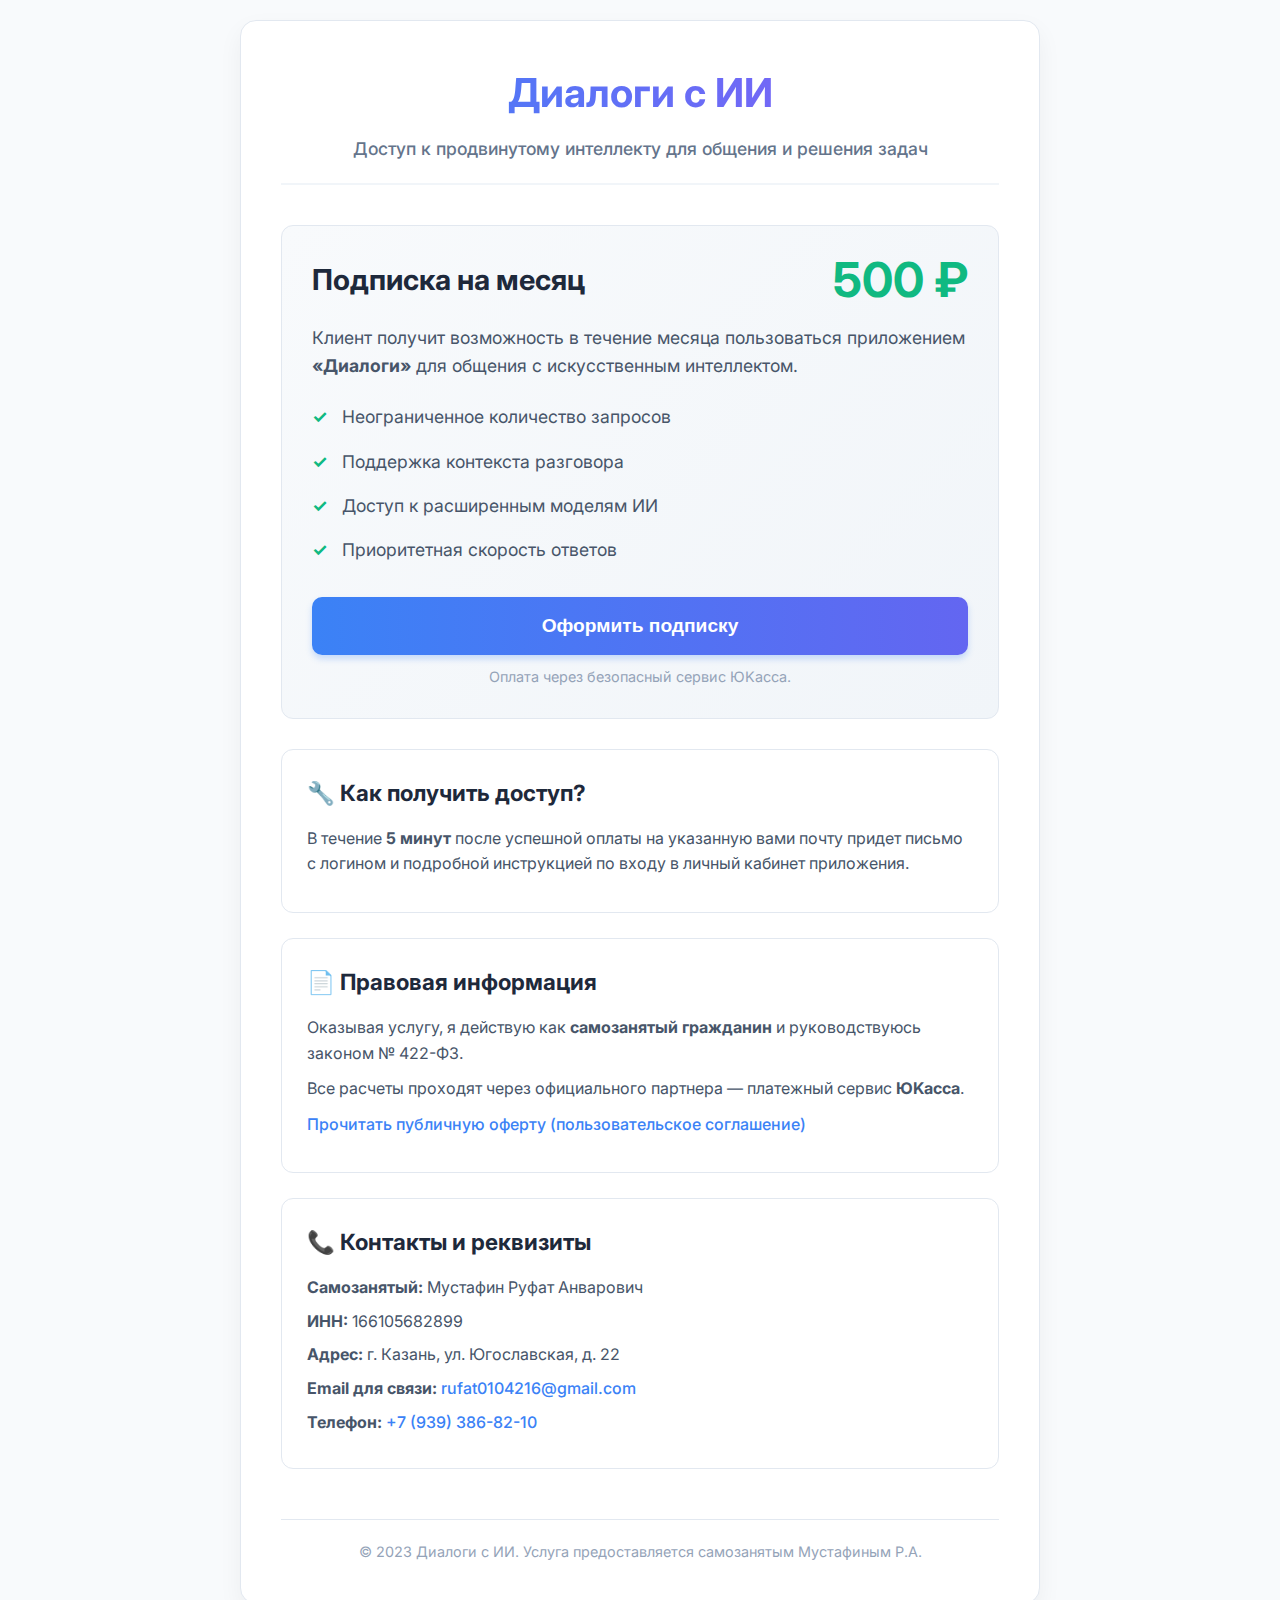
<file: index.html>
<!DOCTYPE html>
<html lang="ru">
<head>
    <meta charset="UTF-8">
    <meta name="viewport" content="width=device-width, initial-scale=1.0">
    <title>Диалоги с ИИ - Подписка</title>
    <link rel="stylesheet" href="style.css">
    <link rel="preconnect" href="https://fonts.googleapis.com">
    <link rel="preconnect" href="https://fonts.gstatic.com" crossorigin>
    <link href="https://fonts.googleapis.com/css2?family=Inter:wght@400;500;600;700&display=swap" rel="stylesheet">
    <link rel="icon" type="image/x-icon" href="https://img.icons8.com/color/96/000000/chatbot.png">
</head>
<body>
    <div class="container">
        <header>
            <h1>Диалоги с ИИ</h1>
            <p class="tagline">Доступ к продвинутому интеллекту для общения и решения задач</p>
        </header>

        <main>
            <section class="product-card">
                <div class="product-header">
                    <h2>Подписка на месяц</h2>
                    <div class="price">500 ₽</div>
                </div>
                <div class="product-description">
                    <p>Клиент получит возможность в течение месяца пользоваться приложением <strong>«Диалоги»</strong> для общения с искусственным интеллектом.</p>
                    <ul>
                        <li>Неограниченное количество запросов</li>
                        <li>Поддержка контекста разговора</li>
                        <li>Доступ к расширенным моделям ИИ</li>
                        <li>Приоритетная скорость ответов</li>
                    </ul>
                </div>
                <!-- Кнопка станет активной после подключения ЮKассы к вашему бэкенду -->
                <button id="buyButton" class="buy-button" onclick="alert('Оплата временно недоступна. Ведутся технические работы. Скоро всё заработает!');">Оформить подписку</button>
                <p class="hint">Оплата через безопасный сервис ЮKасса.</p>
            </section>

            <section class="info-section">
                <h3>🔧 Как получить доступ?</h3>
                <p>В течение <strong>5 минут</strong> после успешной оплаты на указанную вами почту придет письмо с логином и подробной инструкцией по входу в личный кабинет приложения.</p>
            </section>

            <section class="info-section">
                <h3>📄 Правовая информация</h3>
                <p>Оказывая услугу, я действую как <strong>самозанятый гражданин</strong> и руководствуюсь законом № 422-ФЗ.</p>
                <p>Все расчеты проходят через официального партнера — платежный сервис <strong>ЮKасса</strong>.</p>
                <p><a href="oferta.html" target="_blank">Прочитать публичную оферту (пользовательское соглашение)</a></p>
            </section>

            <section class="info-section">
                <h3>📞 Контакты и реквизиты</h3>
                <div class="contacts">
                    <p><strong>Самозанятый:</strong> Мустафин Руфат Анварович</p>
                    <p><strong>ИНН:</strong> 166105682899</p>
                    <p><strong>Адрес:</strong> г. Казань, ул. Югославская, д. 22</p>
                    <p><strong>Email для связи:</strong> <a href="mailto:rufat0104216@gmail.com">rufat0104216@gmail.com</a></p>
                    <p><strong>Телефон:</strong> <a href="tel:+79393868210">+7 (939) 386-82-10</a></p>
                </div>
            </section>
        </main>

        <footer>
            <p>© 2023 Диалоги с ИИ. Услуга предоставляется самозанятым Мустафиным Р.А.</p>
        </footer>
    </div>
    <script>
        // Простой скрипт для имитации процесса оплаты (заглушка)
        document.getElementById('buyButton').addEventListener('click', function() {
            // В будущем здесь будет redirect на ваш бэкенд или страницу оплаты
            // Например: window.location.href = '/api/create-payment';
        });
    </script>
</body>
</html>
</file>
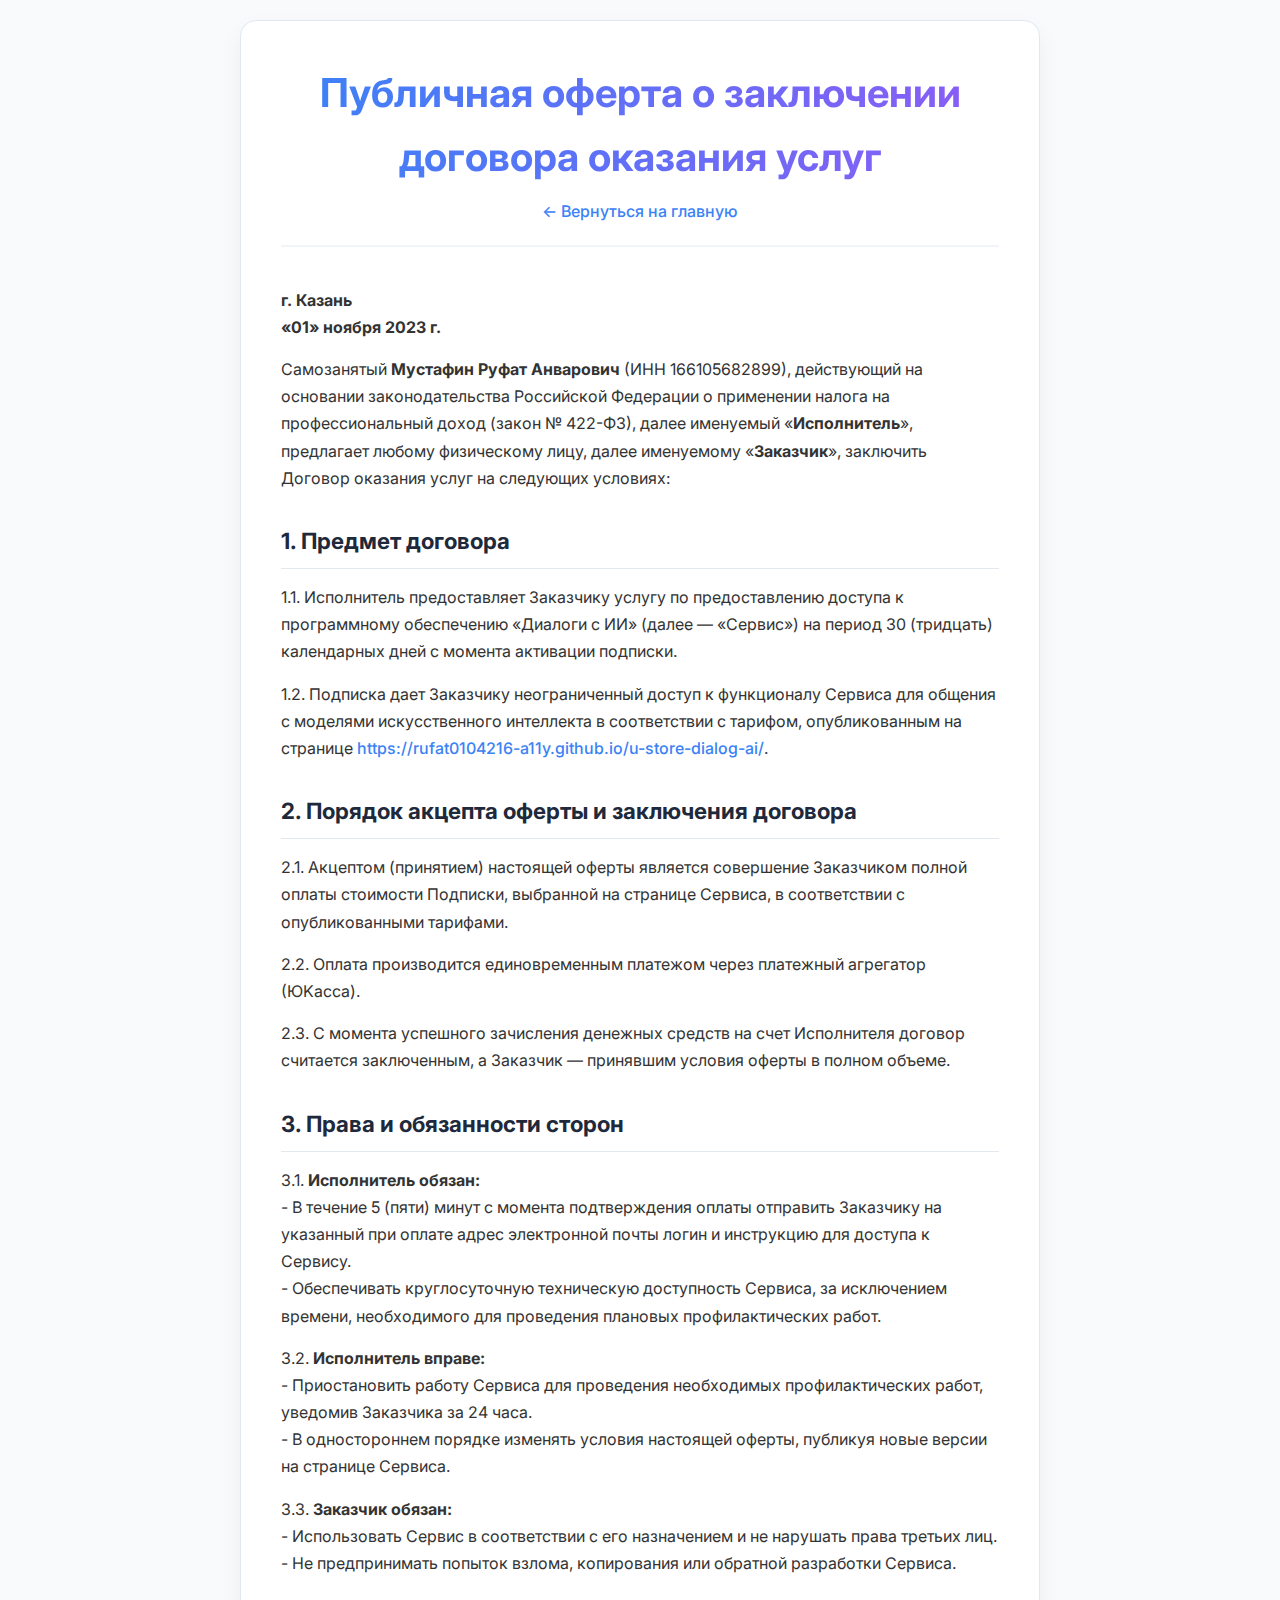
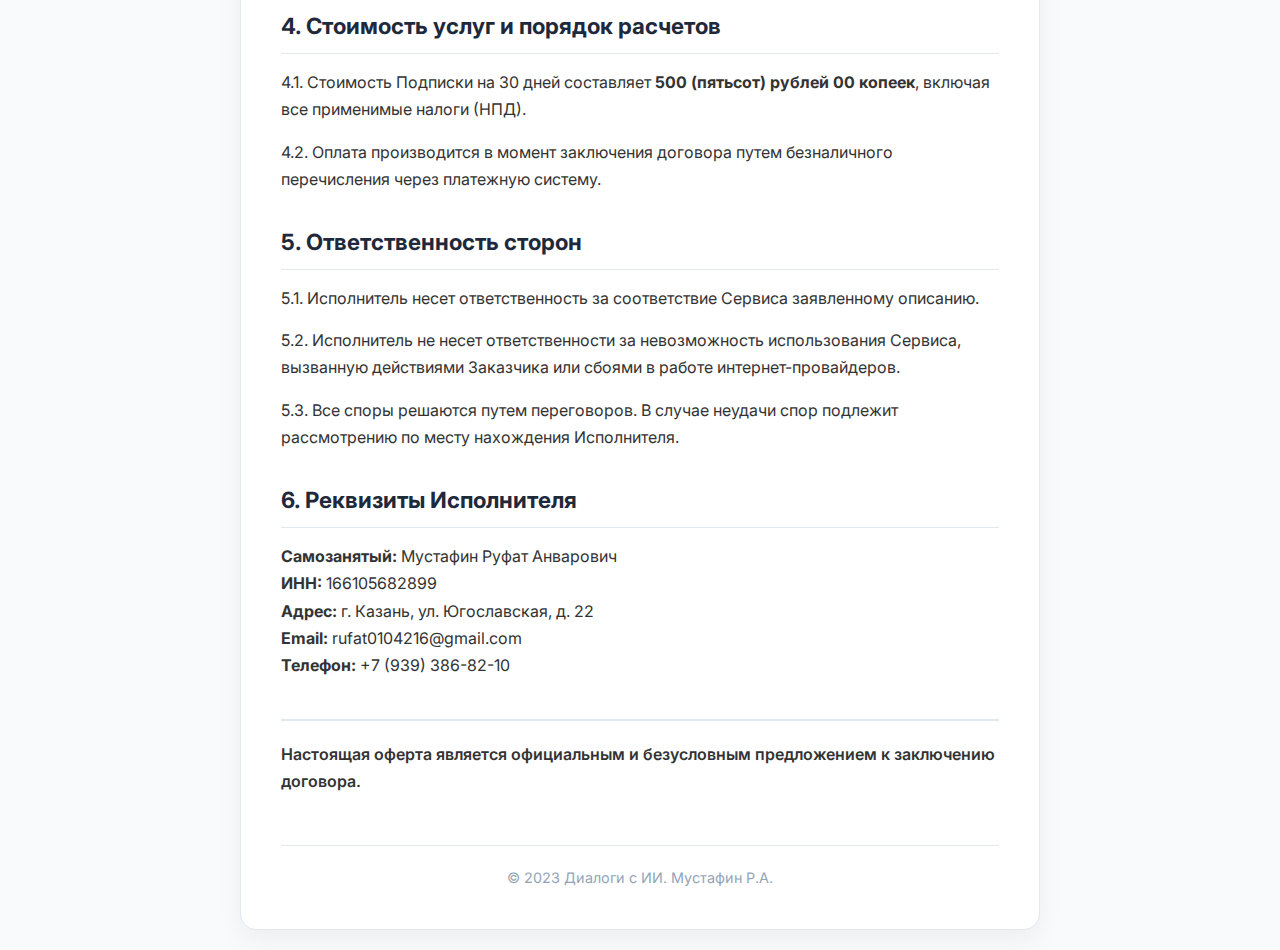
<file: oferta.html>
<!DOCTYPE html>
<html lang="ru">
<head>
    <meta charset="UTF-8">
    <meta name="viewport" content="width=device-width, initial-scale=1.0">
    <title>Публичная оферта - Диалоги с ИИ</title>
    <link rel="stylesheet" href="style.css">
    <link rel="preconnect" href="https://fonts.googleapis.com">
    <link rel="preconnect" href="https://fonts.gstatic.com" crossorigin>
    <link href="https://fonts.googleapis.com/css2?family=Inter:wght@400;500;600;700&display=swap" rel="stylesheet">
    <link rel="icon" type="image/x-icon" href="https://img.icons8.com/color/96/000000/chatbot.png">
</head>
<body>
    <div class="container">
        <header>
            <h1>Публичная оферта о заключении договора оказания услуг</h1>
            <a href="index.html">← Вернуться на главную</a>
        </header>

        <main class="legal-text">
            <p><strong>г. Казань</strong><br>
            <strong>«01» ноября 2023 г.</strong></p>

            <p>Самозанятый <strong>Мустафин Руфат Анварович</strong> (ИНН 166105682899), действующий на основании законодательства Российской Федерации о применении налога на профессиональный доход (закон № 422-ФЗ), далее именуемый «<strong>Исполнитель</strong>», предлагает любому физическому лицу, далее именуемому «<strong>Заказчик</strong>», заключить Договор оказания услуг на следующих условиях:</p>

            <h2>1. Предмет договора</h2>
            <p>1.1. Исполнитель предоставляет Заказчику услугу по предоставлению доступа к программному обеспечению «Диалоги с ИИ» (далее — «Сервис») на период 30 (тридцать) календарных дней с момента активации подписки.</p>
            <p>1.2. Подписка дает Заказчику неограниченный доступ к функционалу Сервиса для общения с моделями искусственного интеллекта в соответствии с тарифом, опубликованным на странице <a href="index.html">https://rufat0104216-a11y.github.io/u-store-dialog-ai/</a>.</p>

            <h2>2. Порядок акцепта оферты и заключения договора</h2>
            <p>2.1. Акцептом (принятием) настоящей оферты является совершение Заказчиком полной оплаты стоимости Подписки, выбранной на странице Сервиса, в соответствии с опубликованными тарифами.</p>
            <p>2.2. Оплата производится единовременным платежом через платежный агрегатор (ЮKасса).</p>
            <p>2.3. С момента успешного зачисления денежных средств на счет Исполнителя договор считается заключенным, а Заказчик — принявшим условия оферты в полном объеме.</p>

            <h2>3. Права и обязанности сторон</h2>
            <p>3.1. <strong>Исполнитель обязан:</strong><br>
            - В течение 5 (пяти) минут с момента подтверждения оплаты отправить Заказчику на указанный при оплате адрес электронной почты логин и инструкцию для доступа к Сервису.<br>
            - Обеспечивать круглосуточную техническую доступность Сервиса, за исключением времени, необходимого для проведения плановых профилактических работ.</p>
            <p>3.2. <strong>Исполнитель вправе:</strong><br>
            - Приостановить работу Сервиса для проведения необходимых профилактических работ, уведомив Заказчика за 24 часа.<br>
            - В одностороннем порядке изменять условия настоящей оферты, публикуя новые версии на странице Сервиса.</p>
            <p>3.3. <strong>Заказчик обязан:</strong><br>
            - Использовать Сервис в соответствии с его назначением и не нарушать права третьих лиц.<br>
            - Не предпринимать попыток взлома, копирования или обратной разработки Сервиса.</p>

            <h2>4. Стоимость услуг и порядок расчетов</h2>
            <p>4.1. Стоимость Подписки на 30 дней составляет <strong>500 (пятьсот) рублей 00 копеек</strong>, включая все применимые налоги (НПД).</p>
            <p>4.2. Оплата производится в момент заключения договора путем безналичного перечисления через платежную систему.</p>

            <h2>5. Ответственность сторон</h2>
            <p>5.1. Исполнитель несет ответственность за соответствие Сервиса заявленному описанию.</p>
            <p>5.2. Исполнитель не несет ответственности за невозможность использования Сервиса, вызванную действиями Заказчика или сбоями в работе интернет-провайдеров.</p>
            <p>5.3. Все споры решаются путем переговоров. В случае неудачи спор подлежит рассмотрению по месту нахождения Исполнителя.</p>

            <h2>6. Реквизиты Исполнителя</h2>
            <p><strong>Самозанятый:</strong> Мустафин Руфат Анварович<br>
            <strong>ИНН:</strong> 166105682899<br>
            <strong>Адрес:</strong> г. Казань, ул. Югославская, д. 22<br>
            <strong>Email:</strong> rufat0104216@gmail.com<br>
            <strong>Телефон:</strong> +7 (939) 386-82-10</p>

            <p class="signature">Настоящая оферта является официальным и безусловным предложением к заключению договора.</p>
        </main>

        <footer>
            <p>© 2023 Диалоги с ИИ. Мустафин Р.А.</p>
        </footer>
    </div>
</body>
</html>
</file>
<file: style.css>
/* style.css */
* {
    margin: 0;
    padding: 0;
    box-sizing: border-box;
}

body {
    font-family: 'Inter', sans-serif;
    line-height: 1.6;
    color: #333;
    background-color: #f8fafc;
    padding: 20px;
    max-width: 100%;
}

.container {
    max-width: 800px;
    margin: 0 auto;
    background-color: #fff;
    border-radius: 16px;
    box-shadow: 0 10px 25px rgba(0, 0, 0, 0.05);
    padding: 40px;
    border: 1px solid #e2e8f0;
}

/* Шапка */
header {
    text-align: center;
    margin-bottom: 40px;
    padding-bottom: 20px;
    border-bottom: 2px solid #f1f5f9;
}

h1 {
    font-size: 2.5rem;
    font-weight: 700;
    color: #1e293b;
    margin-bottom: 10px;
    background: linear-gradient(90deg, #3b82f6, #8b5cf6);
    -webkit-background-clip: text;
    background-clip: text;
    color: transparent;
}

.tagline {
    font-size: 1.1rem;
    color: #64748b;
    font-weight: 500;
}

/* Карточка товара */
.product-card {
    background: linear-gradient(135deg, #f8fafc 0%, #f1f5f9 100%);
    border-radius: 12px;
    padding: 30px;
    margin-bottom: 30px;
    border: 1px solid #e2e8f0;
}

.product-header {
    display: flex;
    justify-content: space-between;
    align-items: center;
    margin-bottom: 20px;
    flex-wrap: wrap;
    gap: 15px;
}

.product-header h2 {
    font-size: 1.8rem;
    color: #1e293b;
}

.price {
    font-size: 3rem;
    font-weight: 700;
    color: #10b981;
    line-height: 1;
}

.product-description {
    font-size: 1.1rem;
    color: #475569;
    margin-bottom: 25px;
}

.product-description ul {
    list-style-type: none;
    margin-top: 15px;
    padding-left: 0;
}

.product-description li {
    padding: 8px 0;
    padding-left: 30px;
    position: relative;
}

.product-description li:before {
    content: '✓';
    position: absolute;
    left: 0;
    color: #10b981;
    font-weight: bold;
}

/* Кнопка */
.buy-button {
    display: block;
    width: 100%;
    padding: 18px;
    background: linear-gradient(90deg, #3b82f6, #6366f1);
    color: white;
    border: none;
    border-radius: 10px;
    font-size: 1.2rem;
    font-weight: 600;
    cursor: pointer;
    transition: all 0.3s ease;
    box-shadow: 0 4px 6px rgba(59, 130, 246, 0.25);
    margin-bottom: 10px;
}

.buy-button:hover {
    background: linear-gradient(90deg, #2563eb, #4f46e5);
    transform: translateY(-2px);
    box-shadow: 0 6px 12px rgba(59, 130, 246, 0.3);
}

.hint {
    text-align: center;
    font-size: 0.9rem;
    color: #94a3b8;
}

/* Информационные блоки */
.info-section {
    background-color: #fff;
    border-radius: 12px;
    padding: 25px;
    margin-bottom: 25px;
    border: 1px solid #e2e8f0;
}

.info-section h3 {
    font-size: 1.4rem;
    color: #1e293b;
    margin-bottom: 15px;
    display: flex;
    align-items: center;
    gap: 10px;
}

.info-section p {
    color: #475569;
    margin-bottom: 10px;
}

.contacts p {
    margin-bottom: 8px;
}

/* Ссылки */
a {
    color: #3b82f6;
    text-decoration: none;
    font-weight: 500;
    transition: color 0.2s;
}

a:hover {
    color: #1d4ed8;
    text-decoration: underline;
}

/* Текст оферты */
.legal-text {
    font-size: 1rem;
    line-height: 1.7;
}

.legal-text h2 {
    font-size: 1.4rem;
    color: #1e293b;
    margin-top: 30px;
    margin-bottom: 15px;
    padding-bottom: 8px;
    border-bottom: 1px solid #e2e8f0;
}

.legal-text p {
    margin-bottom: 15px;
}

.signature {
    margin-top: 40px;
    padding-top: 20px;
    border-top: 2px solid #e2e8f0;
    font-weight: 600;
}

/* Подвал */
footer {
    text-align: center;
    margin-top: 50px;
    padding-top: 20px;
    border-top: 1px solid #e2e8f0;
    color: #94a3b8;
    font-size: 0.9rem;
}

/* Адаптивность */
@media (max-width: 768px) {
    .container {
        padding: 25px;
    }
    
    h1 {
        font-size: 2rem;
    }
    
    .product-header {
        flex-direction: column;
        align-items: flex-start;
    }
    
    .price {
        font-size: 2.5rem;
    }
    
    .buy-button {
        padding: 16px;
        font-size: 1.1rem;
    }
}
</file>
